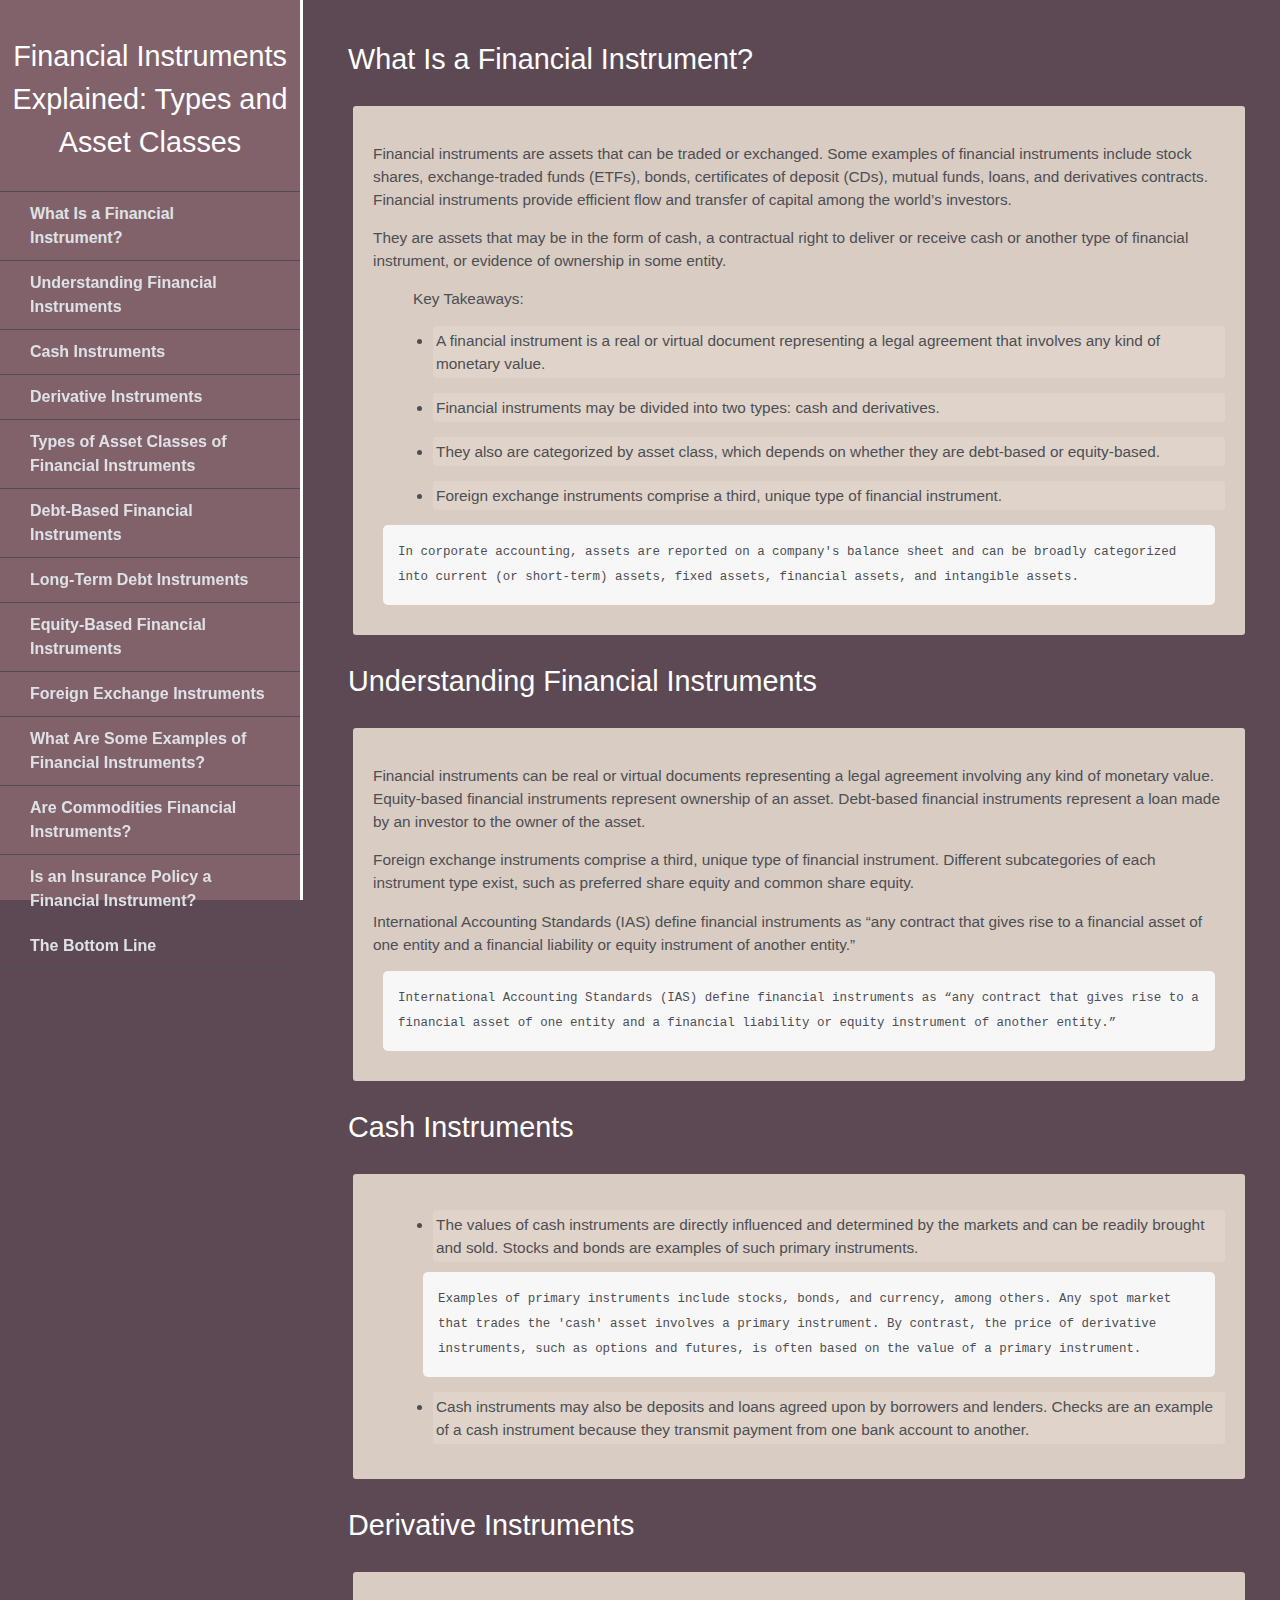
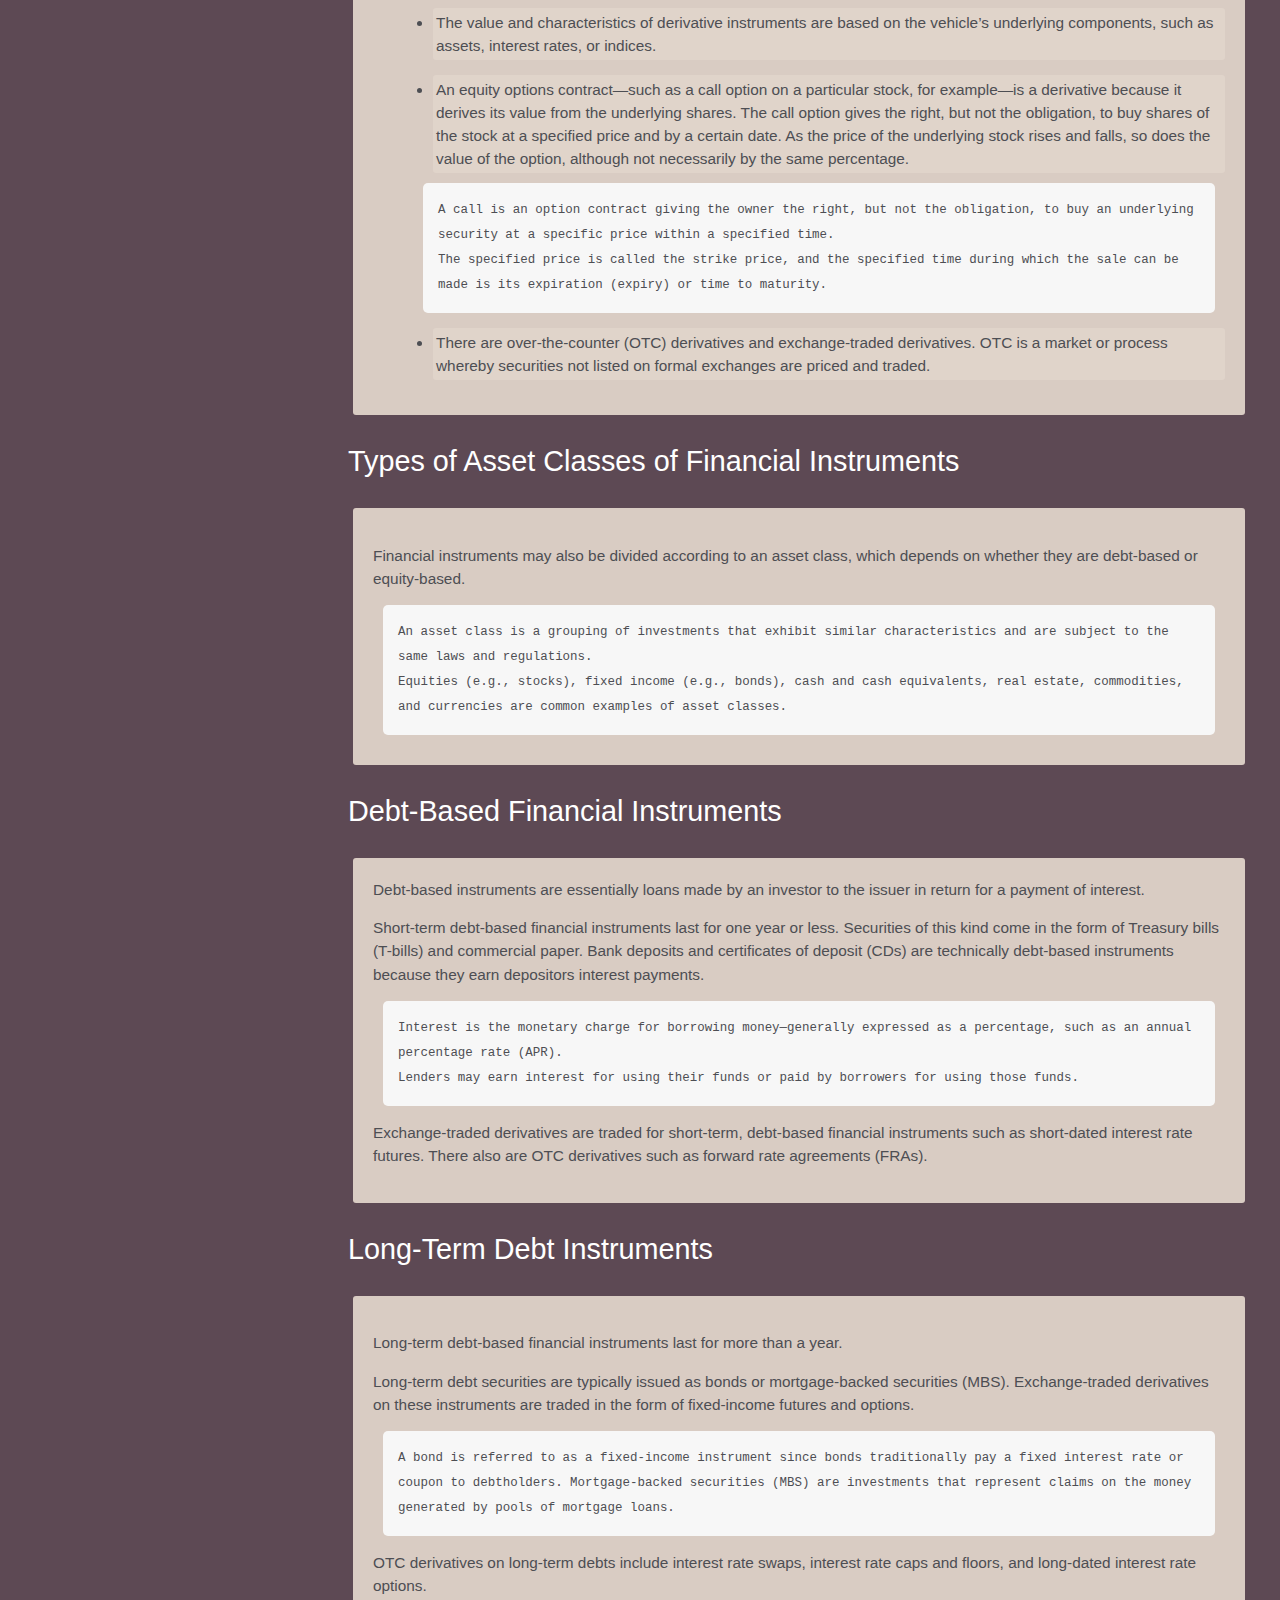
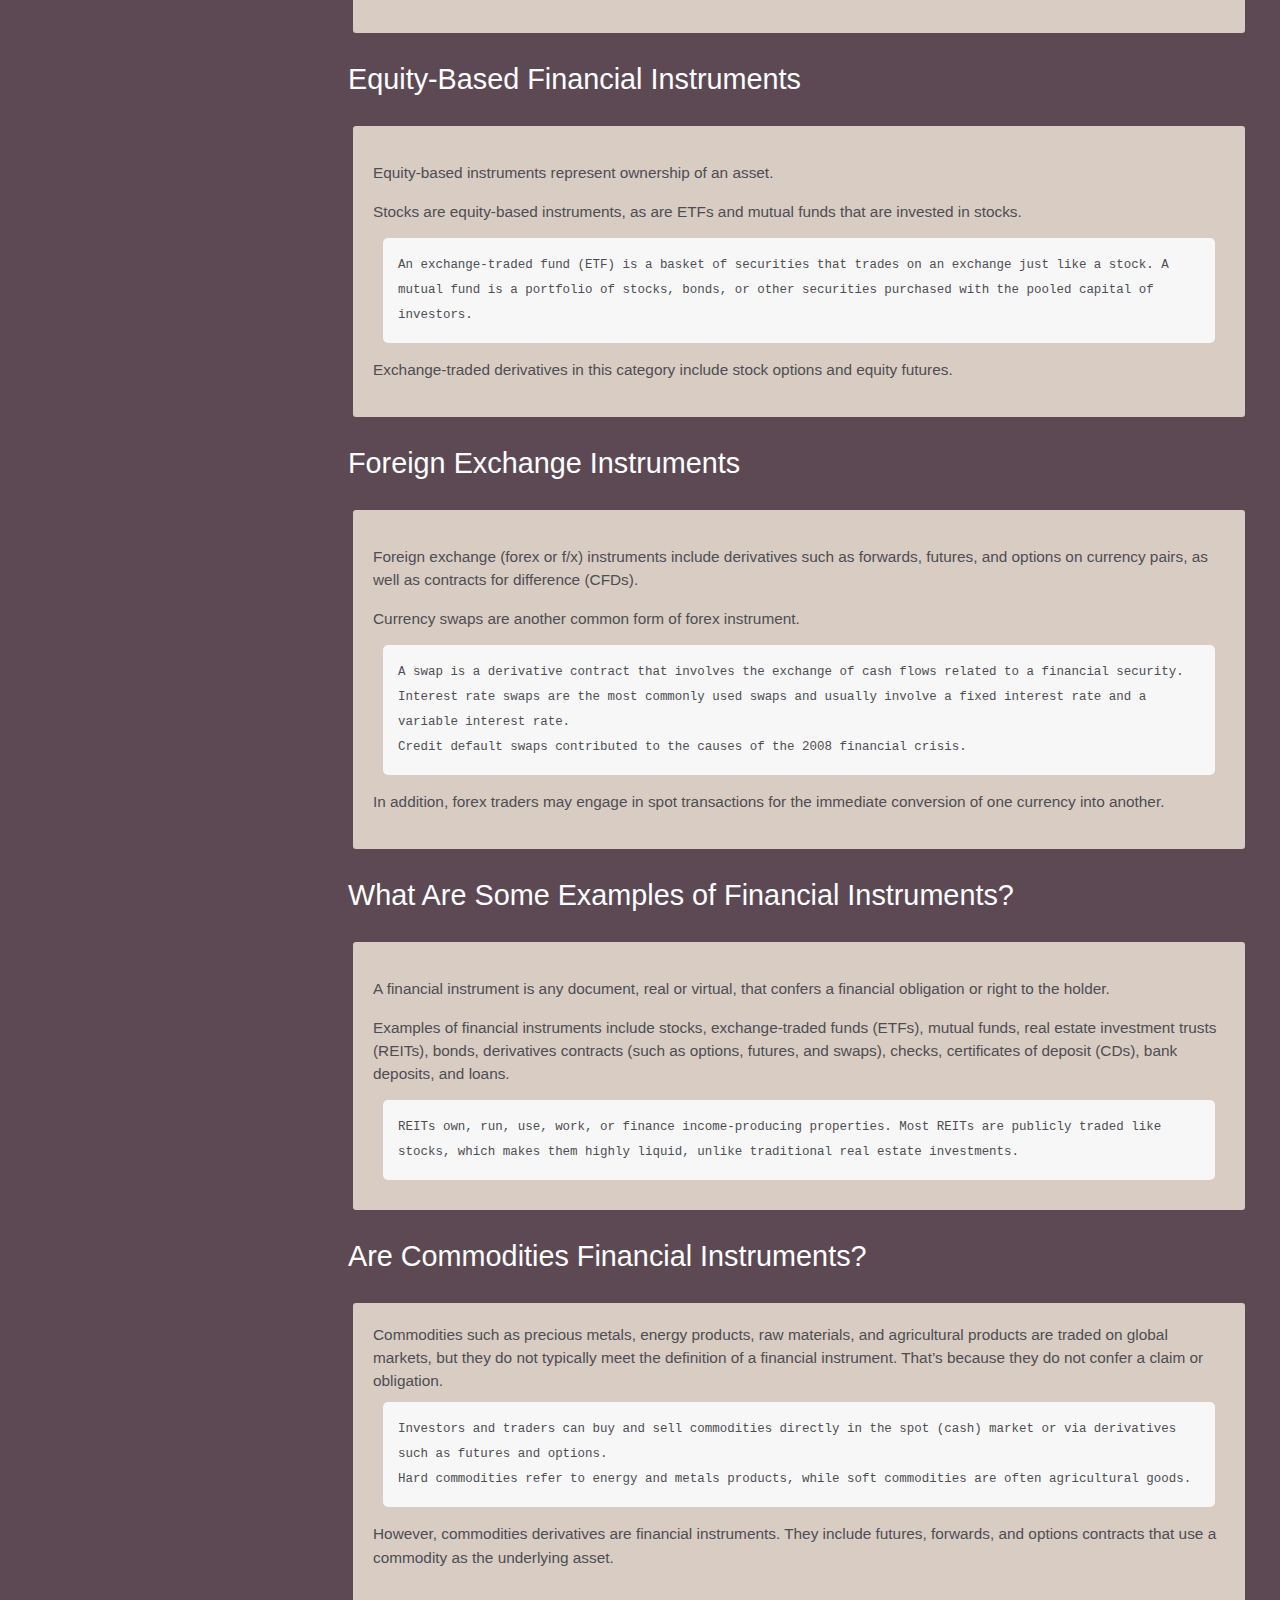
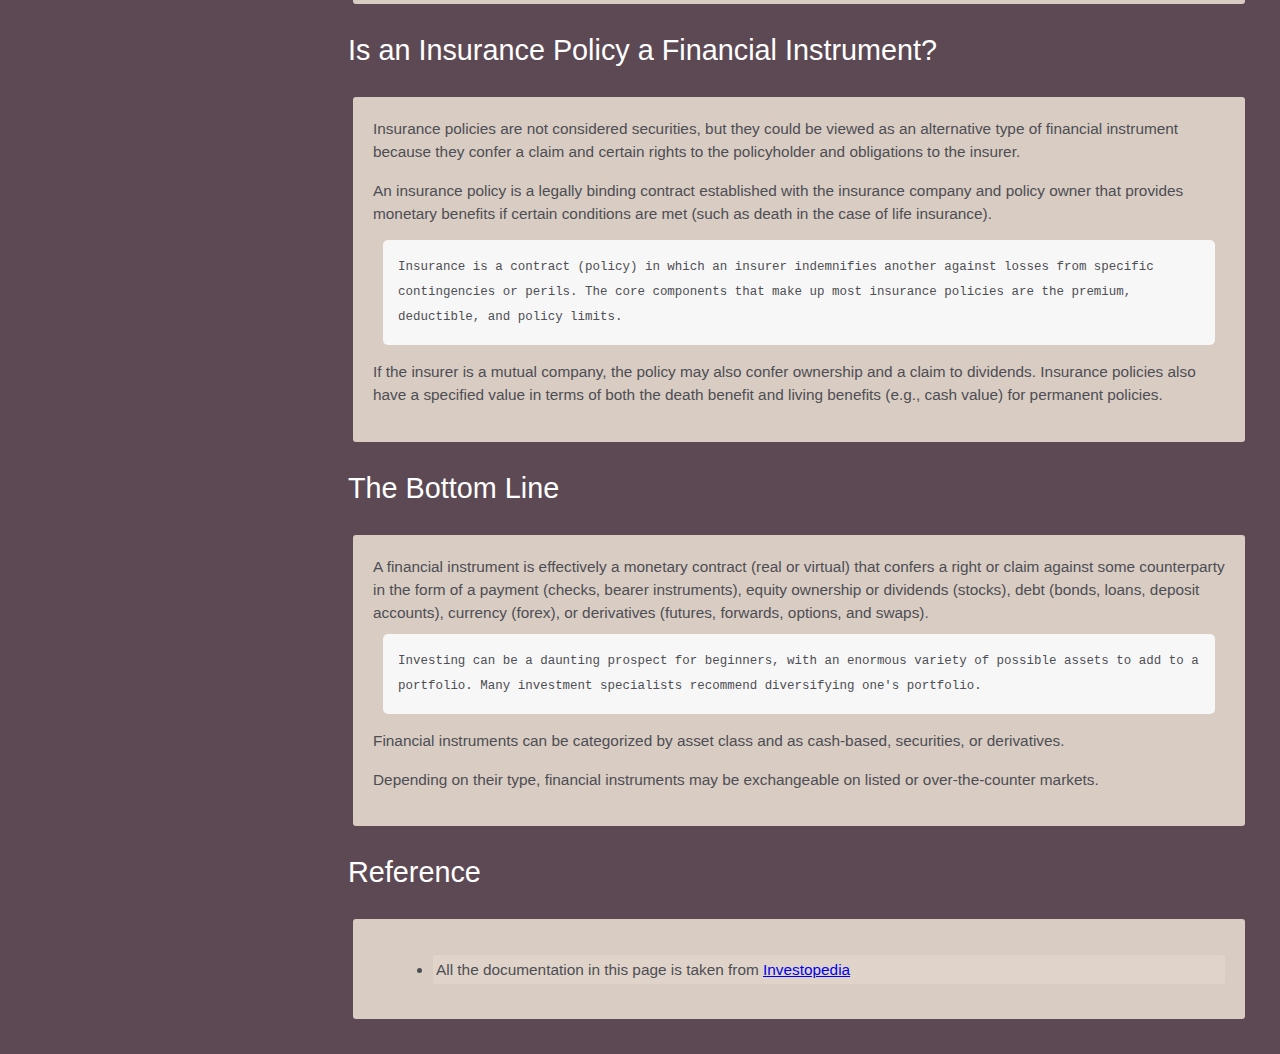
<file: index.html>
<!DOCTYPE html>
<html>
  <head>
    <link rel="stylesheet" href="styles.css" />
  </head>
  <body>
    <nav id="navbar">
      <header>Financial Instruments Explained: Types and Asset Classes</header>
      <ul>
        <li><a class="nav-link" href="#What_Is_a_Financial_Instrument?">What Is a Financial Instrument?</a></li>
        <li>
          <a class="nav-link" href="#Understanding_Financial_Instruments"
            >Understanding Financial Instruments</a
          >
        </li>
        <li>
          <a class="nav-link" href="#Cash_Instruments">Cash Instruments</a
          >
        </li>
        <li><a class="nav-link" href="#Derivative_Instruments">Derivative Instruments</a></li>
        <li><a class="nav-link" href="#Types_of_Asset_Classes_of_Financial_Instruments">Types of Asset Classes of Financial Instruments</a></li>
        <li>
          <a class="nav-link" href="#Debt-Based_Financial_Instruments"
            >Debt-Based Financial Instruments</a
          >
        </li>
        <li><a class="nav-link" href="#Long-Term_Debt_Instruments">Long-Term Debt Instruments</a></li>
        <li>
          <a class="nav-link" href="#Equity-Based_Financial_Instruments">Equity-Based Financial Instruments</a>
        </li>
        <li><a class="nav-link" href="#Foreign_Exchange_Instruments">Foreign Exchange Instruments</a></li>
        <li><a class="nav-link" href="#What_Are_Some_Examples_of_Financial_Instruments?">What Are Some Examples of Financial Instruments?</a></li>
        <li>
          <a class="nav-link" href="#Are_Commodities_Financial_Instruments?"
            >Are Commodities Financial Instruments?</a
          >
        </li>
        <li><a class="nav-link" href="#Is_an_Insurance_Policy_a_Financial_Instrument?">Is an Insurance Policy a Financial Instrument?</a></li>
        <li>
          <a class="nav-link" href="#The_Bottom_Line"
            >The Bottom Line</a
          >
        </li>
        <li><a class="nav-link" href="#Reference">Reference</a></li>
      </ul>
    </nav>
    <main id="main-doc">
      <section class="main-section" id="What_Is_a_Financial_Instrument?">
        <header>What Is a Financial Instrument?</header>
        <article>
          <p>
            Financial instruments are assets that can be traded or exchanged. Some examples of financial instruments include stock shares, exchange-traded funds (ETFs), bonds, certificates of deposit (CDs), mutual funds, loans, and derivatives contracts.

Financial instruments provide efficient flow and transfer of capital among the world’s investors.
          </p>

          <p>
             They are assets that may be in the form of cash, a contractual right to deliver or receive cash or another type of financial instrument, or evidence of ownership in some entity.
          </p>
          <ul>
             <p>
             Key Takeaways:
             </p>
            <li>
A financial instrument is a real or virtual document representing a legal agreement that involves any kind of monetary value.</li>
<li>Financial instruments may be divided into two types: cash and derivatives.</li>
<li>They also are categorized by asset class, which depends on whether they are debt-based or equity-based.</li>
<li>Foreign exchange instruments comprise a third, unique type of financial instrument.</li>
            </li>
          </ul>
          <code>In corporate accounting, assets are reported on a company's balance sheet and can be broadly categorized into current (or short-term) assets, fixed assets, financial assets, and intangible assets.</code>
        </article>
      </section>
      <section class="main-section" id="Understanding_Financial_Instruments">
        <header>Understanding Financial Instruments</header>
        <article>
          <p>Financial instruments can be real or virtual documents representing a legal agreement involving any kind of monetary value. Equity-based financial instruments represent ownership of an asset. Debt-based financial instruments represent a loan made by an investor to the owner of the asset.</p>
         <p>Foreign exchange instruments comprise a third, unique type of financial instrument. Different subcategories of each instrument type exist, such as preferred share equity and common share equity.
            </p>
            <p>
            International Accounting Standards (IAS) define financial instruments as “any contract that gives rise to a financial asset of one entity and a financial liability or equity instrument of another entity.”
            </p>
          </ul>
          <code>International Accounting Standards (IAS) define financial instruments as “any contract that gives rise to a financial asset of one entity and a financial liability or equity instrument of another entity.”</code>
        </article>
      </section>
      <section class="main-section" id="Cash_Instruments">
        <header>Cash Instruments</header>
        <article>
          <ul>
            <li>
              The values of cash instruments are directly influenced and determined by the markets and can be readily brought and sold. Stocks and bonds are examples of such primary instruments.
            </li>
            <code>Examples of primary instruments include stocks, bonds, and currency, among others. Any spot market that trades the 'cash' asset involves a primary instrument. By contrast, the price of derivative instruments, such as options and futures, is often based on the value of a primary instrument.</code>
            <li>
              Cash instruments may also be deposits and loans agreed upon by borrowers and lenders. Checks are an example of a cash instrument because they transmit payment from one bank account to another.
            </li>
          </ul>
        </article>
      </section>
      <section class="main-section" id="Derivative_Instruments">
        <header>Derivative Instruments</header>
        <article>
          <ul>
            <li>
              The value and characteristics of derivative instruments are based on the vehicle’s underlying components, such as assets, interest rates, or indices.
              </li>
              <li>
                An equity options contract—such as a call option on a particular stock, for example—is a derivative because it derives its value from the underlying shares. The call option gives the right, but not the obligation, to buy shares of the stock at a specified price and by a certain date. As the price of the underlying stock rises and falls, so does the value of the option, although not necessarily by the same percentage.
              </li>
              <code>A call is an option contract giving the owner the right, but not the obligation, to buy an underlying security at a specific price within a specified time.
The specified price is called the strike price, and the specified time during which the sale can be made is its expiration (expiry) or time to maturity.</code>
              <li>
                There are over-the-counter (OTC) derivatives and exchange-traded derivatives. OTC is a market or process whereby securities not listed on formal exchanges are priced and traded.
              </li>
        </article>
      </section>
      <section class="main-section" id="Types_of_Asset_Classes_of_Financial_Instruments">
        <header>Types of Asset Classes of Financial Instruments</header>
        <article>
        <p>
          Financial instruments may also be divided according to an asset class, which depends on whether they are debt-based or equity-based.
        </p>
         <code>An asset class is a grouping of investments that exhibit similar characteristics and are subject to the same laws and regulations.
Equities (e.g., stocks), fixed income (e.g., bonds), cash and cash equivalents, real estate, commodities, and currencies are common examples of asset classes.</code> 
      </article>
      </section>
      <section class="main-section" id="Debt-Based_Financial_Instruments">
        <header>Debt-Based Financial Instruments</header>
        <article>
          Debt-based instruments are essentially loans made by an investor to the issuer in return for a payment of interest.
          <p>
            Short-term debt-based financial instruments last for one year or less. Securities of this kind come in the form of Treasury bills (T-bills) and commercial paper. Bank deposits and certificates of deposit (CDs) are technically debt-based instruments because they earn depositors interest payments.
          </p>
          <code>Interest is the monetary charge for borrowing money—generally expressed as a percentage, such as an annual percentage rate (APR).
Lenders may earn interest for using their funds or paid by borrowers for using those funds.</code>
          <p>
            Exchange-traded derivatives are traded for short-term, debt-based financial instruments such as short-dated interest rate futures. There also are OTC derivatives such as forward rate agreements (FRAs).
          </p>
        </article>
      </section>
      <section class="main-section" id="Long-Term_Debt_Instruments">
        <header>Long-Term Debt Instruments</header>
        <article>
          <p>
            Long-term debt-based financial instruments last for more than a year.
          </p>

          <p>
            Long-term debt securities are typically issued as bonds or mortgage-backed securities (MBS). Exchange-traded derivatives on these instruments are traded in the form of fixed-income futures and options.
          </p>
           <code>A bond is referred to as a fixed-income instrument since bonds traditionally pay a fixed interest rate or coupon to debtholders. Mortgage-backed securities (MBS) are investments that represent claims on the money generated by pools of mortgage loans. </code>
          <p>
            OTC derivatives on long-term debts include interest rate swaps, interest rate caps and floors, and long-dated interest rate options.
          </p>
        </article>
      </section>
      <section class="main-section" id="Equity-Based_Financial_Instruments">
        <header>Equity-Based Financial Instruments</header>
        <article>
          <p>
           Equity-based instruments represent ownership of an asset.
          </p>

          <p>
            Stocks are equity-based instruments, as are ETFs and mutual funds that are invested in stocks.
          </p>
           <code>An exchange-traded fund (ETF) is a basket of securities that trades on an exchange just like a stock. A mutual fund is a portfolio of stocks, bonds, or other securities purchased with the pooled capital of investors.</code>
          <p>
            Exchange-traded derivatives in this category include stock options and equity futures.
          </p>
        </article>
      </section>
      <section class="main-section" id="Foreign_Exchange_Instruments">
        <header>Foreign Exchange Instruments</header>
        <article>
          <p>
            Foreign exchange (forex or f/x) instruments include derivatives such as forwards, futures, and options on currency pairs, as well as contracts for difference (CFDs).
          </p>
          <p>
           Currency swaps are another common form of forex instrument.
          </p>
               <code>A swap is a derivative contract that involves the exchange of cash flows related to a financial security.
Interest rate swaps are the most commonly used swaps and usually involve a fixed interest rate and a variable interest rate.
Credit default swaps contributed to the causes of the 2008 financial crisis.</code>
          <p>
            In addition, forex traders may engage in spot transactions for the immediate conversion of one currency into another.
          </p>
        </article>
      </section>
      <section class="main-section" id="What_Are_Some_Examples_of_Financial_Instruments?">
        <header>What Are Some Examples of Financial Instruments?</header>
        <article>
          <p>A financial instrument is any document, real or virtual, that confers a financial obligation or right to the holder.</p>
          <p>
            Examples of financial instruments include stocks, exchange-traded funds (ETFs), mutual funds, real estate investment trusts (REITs), bonds, derivatives contracts (such as options, futures, and swaps), checks, certificates of deposit (CDs), bank deposits, and loans.
          </p>   
              <code>REITs own, run, use, work, or finance income-producing properties. Most REITs are publicly traded like stocks, which makes them highly liquid, unlike traditional real estate investments.</code>
        </article>
      </section>
      <section class="main-section" id="Are_Commodities_Financial_Instruments?">
        <header>Are Commodities Financial Instruments?</header>
        <article>
          Commodities such as precious metals, energy products, raw materials, and agricultural products are traded on global markets, but they do not typically meet the definition of a financial instrument. That’s because they do not confer a claim or obligation.
            <code>Investors and traders can buy and sell commodities directly in the spot (cash) market or via derivatives such as futures and options.
Hard commodities refer to energy and metals products, while soft commodities are often agricultural goods.</code>
          <p>
            However, commodities derivatives are financial instruments. They include futures, forwards, and options contracts that use a commodity as the underlying asset.
          </p>
        </article>
      </section>
      <section class="main-section" id="Is_an_Insurance_Policy_a_Financial_Instrument?">
        <header>Is an Insurance Policy a Financial Instrument?</header>
        <article>
          Insurance policies are not considered securities, but they could be viewed as an alternative type of financial instrument because they confer a claim and certain rights to the policyholder and obligations to the insurer.
          
          <p>
            An insurance policy is a legally binding contract established with the insurance company and policy owner that provides monetary benefits if certain conditions are met (such as death in the case of life insurance).
          </p>
          <code>Insurance is a contract (policy) in which an insurer indemnifies another against losses from specific contingencies or perils. The core components that make up most insurance policies are the premium, deductible, and policy limits.</code>
          <p>
            If the insurer is a mutual company, the policy may also confer ownership and a claim to dividends. Insurance policies also have a specified value in terms of both the death benefit and living benefits (e.g., cash value) for permanent policies.
          </p>
        </article>
      </section>
      <section class="main-section" id="The_Bottom_Line">
        <header>The Bottom Line</header>
        <article>
          A financial instrument is effectively a monetary contract (real or virtual) that confers a right or claim against some counterparty in the form of a payment (checks, bearer instruments), equity ownership or dividends (stocks), debt (bonds, loans, deposit accounts), currency (forex), or derivatives (futures, forwards, options, and swaps).
          <code>Investing can be a daunting prospect for beginners, with an enormous variety of possible assets to add to a portfolio. Many investment specialists recommend diversifying one's portfolio.</code>
          <p>
          Financial instruments can be categorized by asset class and as cash-based, securities, or derivatives.
          </p>
          <p>
            Depending on their type, financial instruments may be exchangeable on listed or over-the-counter markets.
          </p>
        </article>
      </section>
      <section class="main-section" id="Reference">
        <header>Reference</header>
        <article>
          <ul>
            <li>
              All the documentation in this page is taken from
              <a
                href="https://www.investopedia.com/terms/f/financialinstrument.asp"
                target="_blank"
                >Investopedia</a
              >
            </li>
          </ul>
        </article>
      </section>
    </main>
  </body>
</html>
</file>
<file: styles.css>
html,
body {
  min-width: 290px;
  color: #ffffff;
  background-color: #5D4954;
  font-family: 'Open Sans', Arial, sans-serif;
  line-height: 1.5;
}

#navbar {
  position: fixed;
  min-width: 290px;
  top: 0px;
  left: 0px;
  width: 300px;
  height: 100%;
  border-right: solid;
  background-color: #81626A;
  color:white;
}

header {
  color: white;
  margin-top: 25px;
  padding: 10px;
  text-align: center;
  font-size: 1.8em;
  font-weight: thin;
}

#main-doc header {
  text-align: left;
  margin: 0px;
}

#navbar ul {
  height: 88%;
  padding: 0;
  overflow-y: auto;
  overflow-x: hidden;
  
}

#navbar li {
  color: #4d4e53;
  border-top: 1px solid;
  list-style: none;
  position: relative;
  width: 100%;
}

#navbar a {
  display: block;
  padding: 10px 30px;
  color: #dee2e6;
  text-decoration: none;
   cursor: pointer;
  font-weight: bold;
}

.nav-link {
  color: white;
  text-align: left;
}

#main-doc {
  position: absolute;
  margin-left: 310px;
  padding: 20px;
  margin-bottom: 110px;
}

section article {
  color: #4d4e53;
  padding: 20px;
  margin: 15px;
  font-size: 0.96em;
  background-color: #D9CCC3;
  border-radius:3px;
}

section li {
  margin: 15px 0px 0px 20px;
  padding: 3px;
  background-color:#E0D4CA;
  border-radius:3px;
}

code {
  display: block;
  text-align: left;
  white-space: pre-line;
  position: relative;
  word-break: normal;
  word-wrap: normal;
  line-height: 2;
  background-color: #f7f7f7;
  padding: 15px;
  margin: 10px;
  border-radius: 5px;
}

@media only screen and (max-width: 815px) {
  /* For mobile phones: */
  #navbar ul {
    border: 1px solid;
    height: 207px;
  }

  #navbar {
    background-color: white;
    position: absolute;
    top: 0;
    padding: 0;
    margin: 0;
    width: 100%;
    max-height: 275px;
    border: none;
    z-index: 1;
    border-bottom: 2px solid;
  }

  #main-doc {
    position: relative;
    margin-left: 0px;
    margin-top: 270px;
  }
}

@media only screen and (max-width: 400px) {
  #main-doc {
    margin-left: -10px;
  }

  code {
    margin-left: -20px;
    width: 100%;
    padding: 15px;
    padding-left: 10px;
    padding-right: 45px;
    min-width: 233px;
  }
}
</file>
